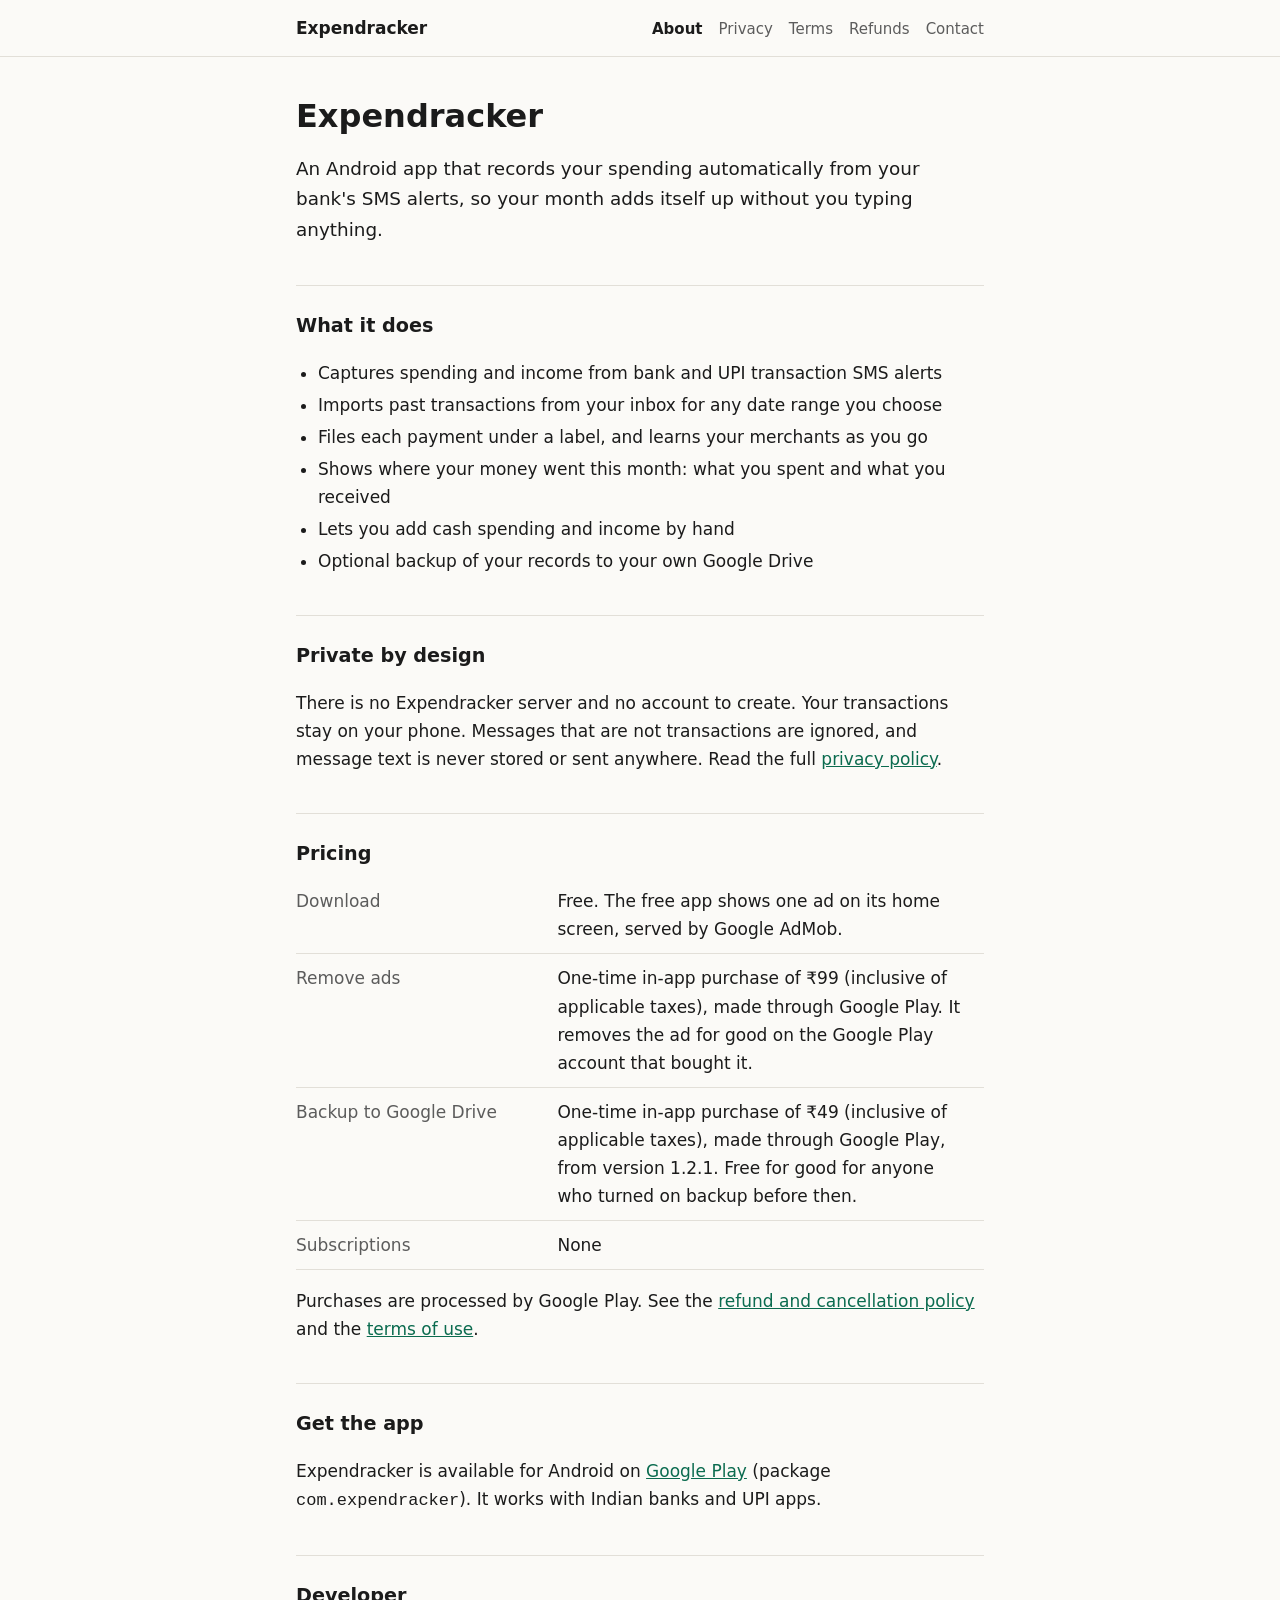
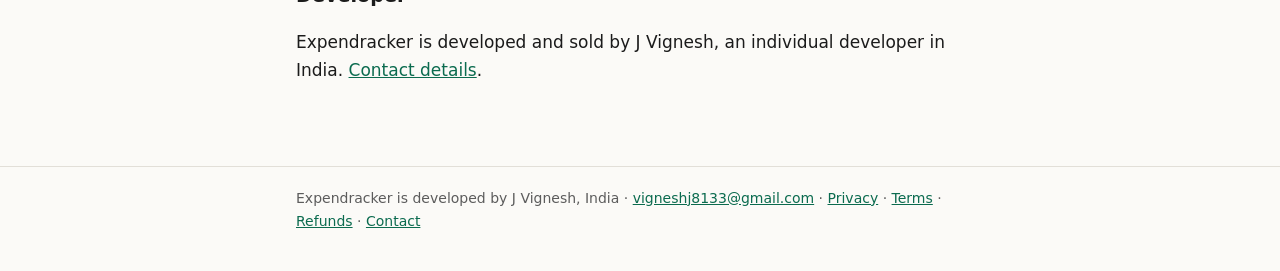
<file: expendracker/index.html>
<!doctype html>
<html lang="en">
<head>
<meta charset="utf-8">
<meta name="viewport" content="width=device-width, initial-scale=1">
<title>Expendracker</title>
<meta name="description" content="Expendracker records your spending automatically from your bank's SMS alerts. An Android app for India.">
<link rel="stylesheet" href="site.css">
</head>
<body>
<header class="site"><div class="inner"><a class="brand" href="index.html">Expendracker</a><nav><a href="index.html" aria-current="page">About</a><a href="privacy.html">Privacy</a><a href="terms.html">Terms</a><a href="refund.html">Refunds</a><a href="contact.html">Contact</a></nav></div></header>
<main>

  <h1>Expendracker</h1>
  <p class="lead">An Android app that records your spending automatically from your bank's SMS alerts, so your month adds itself up without you typing anything.</p>

  <h2>What it does</h2>
  <ul>
    <li>Captures spending and income from bank and UPI transaction SMS alerts</li>
    <li>Imports past transactions from your inbox for any date range you choose</li>
    <li>Files each payment under a label, and learns your merchants as you go</li>
    <li>Shows where your money went this month: what you spent and what you received</li>
    <li>Lets you add cash spending and income by hand</li>
    <li>Optional backup of your records to your own Google Drive</li>
  </ul>

  <h2>Private by design</h2>
  <p>There is no Expendracker server and no account to create. Your transactions stay on your phone. Messages that are not transactions are ignored, and message text is never stored or sent anywhere. Read the full <a href="privacy.html">privacy policy</a>.</p>

  <h2>Pricing</h2>
  <table class="facts">
    <tr><th>Download</th><td>Free. The free app shows one ad on its home screen, served by Google AdMob.</td></tr>
    <tr><th>Remove ads</th><td>One-time in-app purchase of ₹99 (inclusive of applicable taxes), made through Google Play. It removes the ad for good on the Google Play account that bought it.</td></tr>
    <tr><th>Backup to Google Drive</th><td>One-time in-app purchase of ₹49 (inclusive of applicable taxes), made through Google Play, from version 1.2.1. Free for good for anyone who turned on backup before then.</td></tr>
    <tr><th>Subscriptions</th><td>None</td></tr>
  </table>
  <p>Purchases are processed by Google Play. See the <a href="refund.html">refund and cancellation policy</a> and the <a href="terms.html">terms of use</a>.</p>

  <h2>Get the app</h2>
  <p>Expendracker is available for Android on <a href="https://play.google.com/store/apps/details?id=com.expendracker">Google Play</a> (package <code>com.expendracker</code>). It works with Indian banks and UPI apps.</p>

  <h2>Developer</h2>
  <p>Expendracker is developed and sold by J Vignesh, an individual developer in India. <a href="contact.html">Contact details</a>.</p>

</main>
<footer class="site"><div class="inner">Expendracker is developed by J Vignesh, India · <a href="mailto:vigneshj8133@gmail.com">vigneshj8133@gmail.com</a> · <a href="privacy.html">Privacy</a> · <a href="terms.html">Terms</a> · <a href="refund.html">Refunds</a> · <a href="contact.html">Contact</a></div></footer>
</body>
</html>
</file>
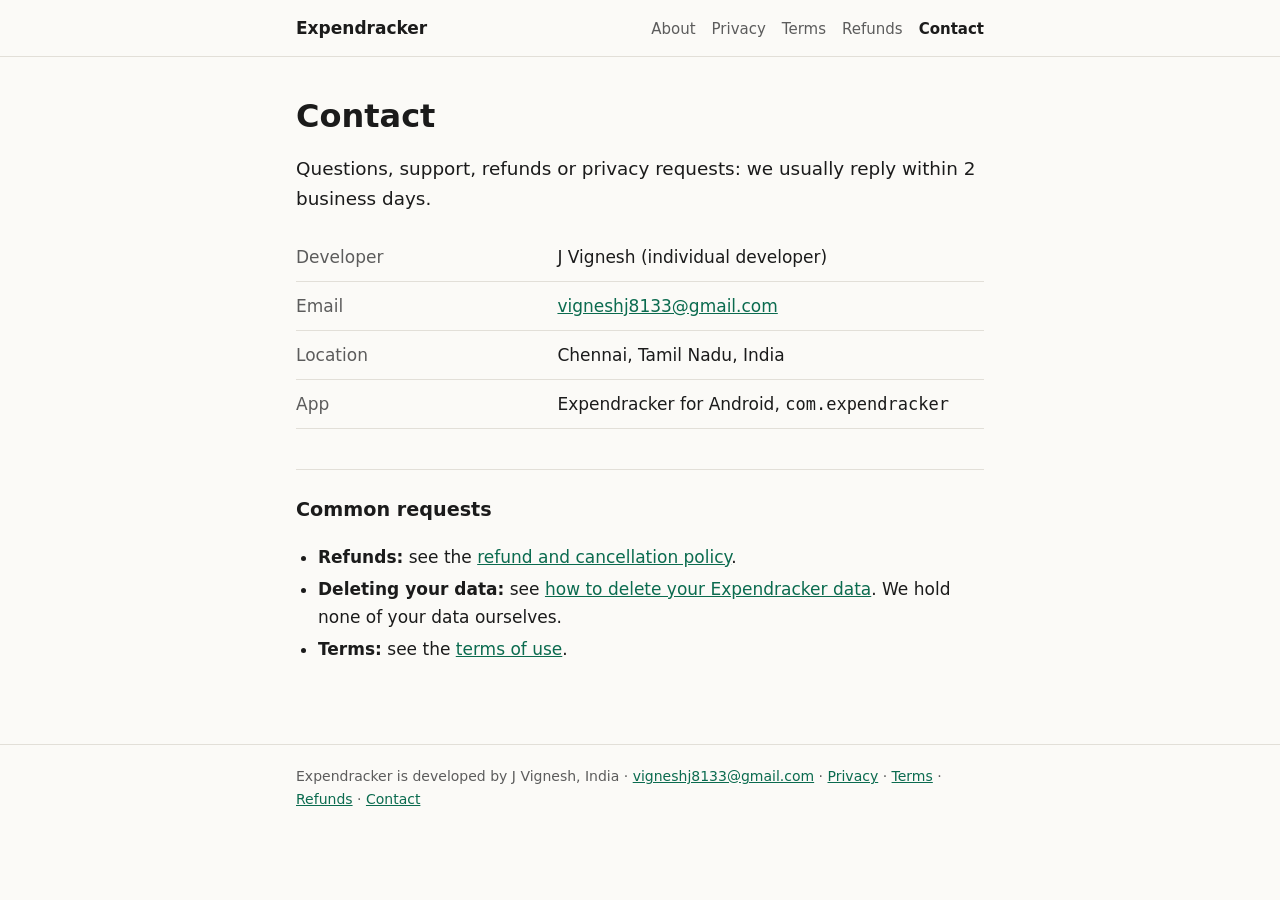
<file: expendracker/contact.html>
<!doctype html>
<html lang="en">
<head>
<meta charset="utf-8">
<meta name="viewport" content="width=device-width, initial-scale=1">
<title>Contact Expendracker</title>
<meta name="description" content="Contact details for Expendracker and its developer.">
<link rel="stylesheet" href="site.css">
</head>
<body>
<header class="site"><div class="inner"><a class="brand" href="index.html">Expendracker</a><nav><a href="index.html">About</a><a href="privacy.html">Privacy</a><a href="terms.html">Terms</a><a href="refund.html">Refunds</a><a href="contact.html" aria-current="page">Contact</a></nav></div></header>
<main>

  <h1>Contact</h1>
  <p class="lead">Questions, support, refunds or privacy requests: we usually reply within 2 business days.</p>

  <table class="facts">
    <tr><th>Developer</th><td>J Vignesh (individual developer)</td></tr>
    <tr><th>Email</th><td><a href="mailto:vigneshj8133@gmail.com">vigneshj8133@gmail.com</a></td></tr>
    <tr><th>Location</th><td>Chennai, Tamil Nadu, India</td></tr>
    <tr><th>App</th><td>Expendracker for Android, <code>com.expendracker</code></td></tr>
  </table>

  <h2>Common requests</h2>
  <ul>
    <li><strong>Refunds:</strong> see the <a href="refund.html">refund and cancellation policy</a>.</li>
    <li><strong>Deleting your data:</strong> see <a href="privacy.html#delete-data">how to delete your Expendracker data</a>. We hold none of your data ourselves.</li>
    <li><strong>Terms:</strong> see the <a href="terms.html">terms of use</a>.</li>
  </ul>

</main>
<footer class="site"><div class="inner">Expendracker is developed by J Vignesh, India · <a href="mailto:vigneshj8133@gmail.com">vigneshj8133@gmail.com</a> · <a href="privacy.html">Privacy</a> · <a href="terms.html">Terms</a> · <a href="refund.html">Refunds</a> · <a href="contact.html">Contact</a></div></footer>
</body>
</html>
</file>
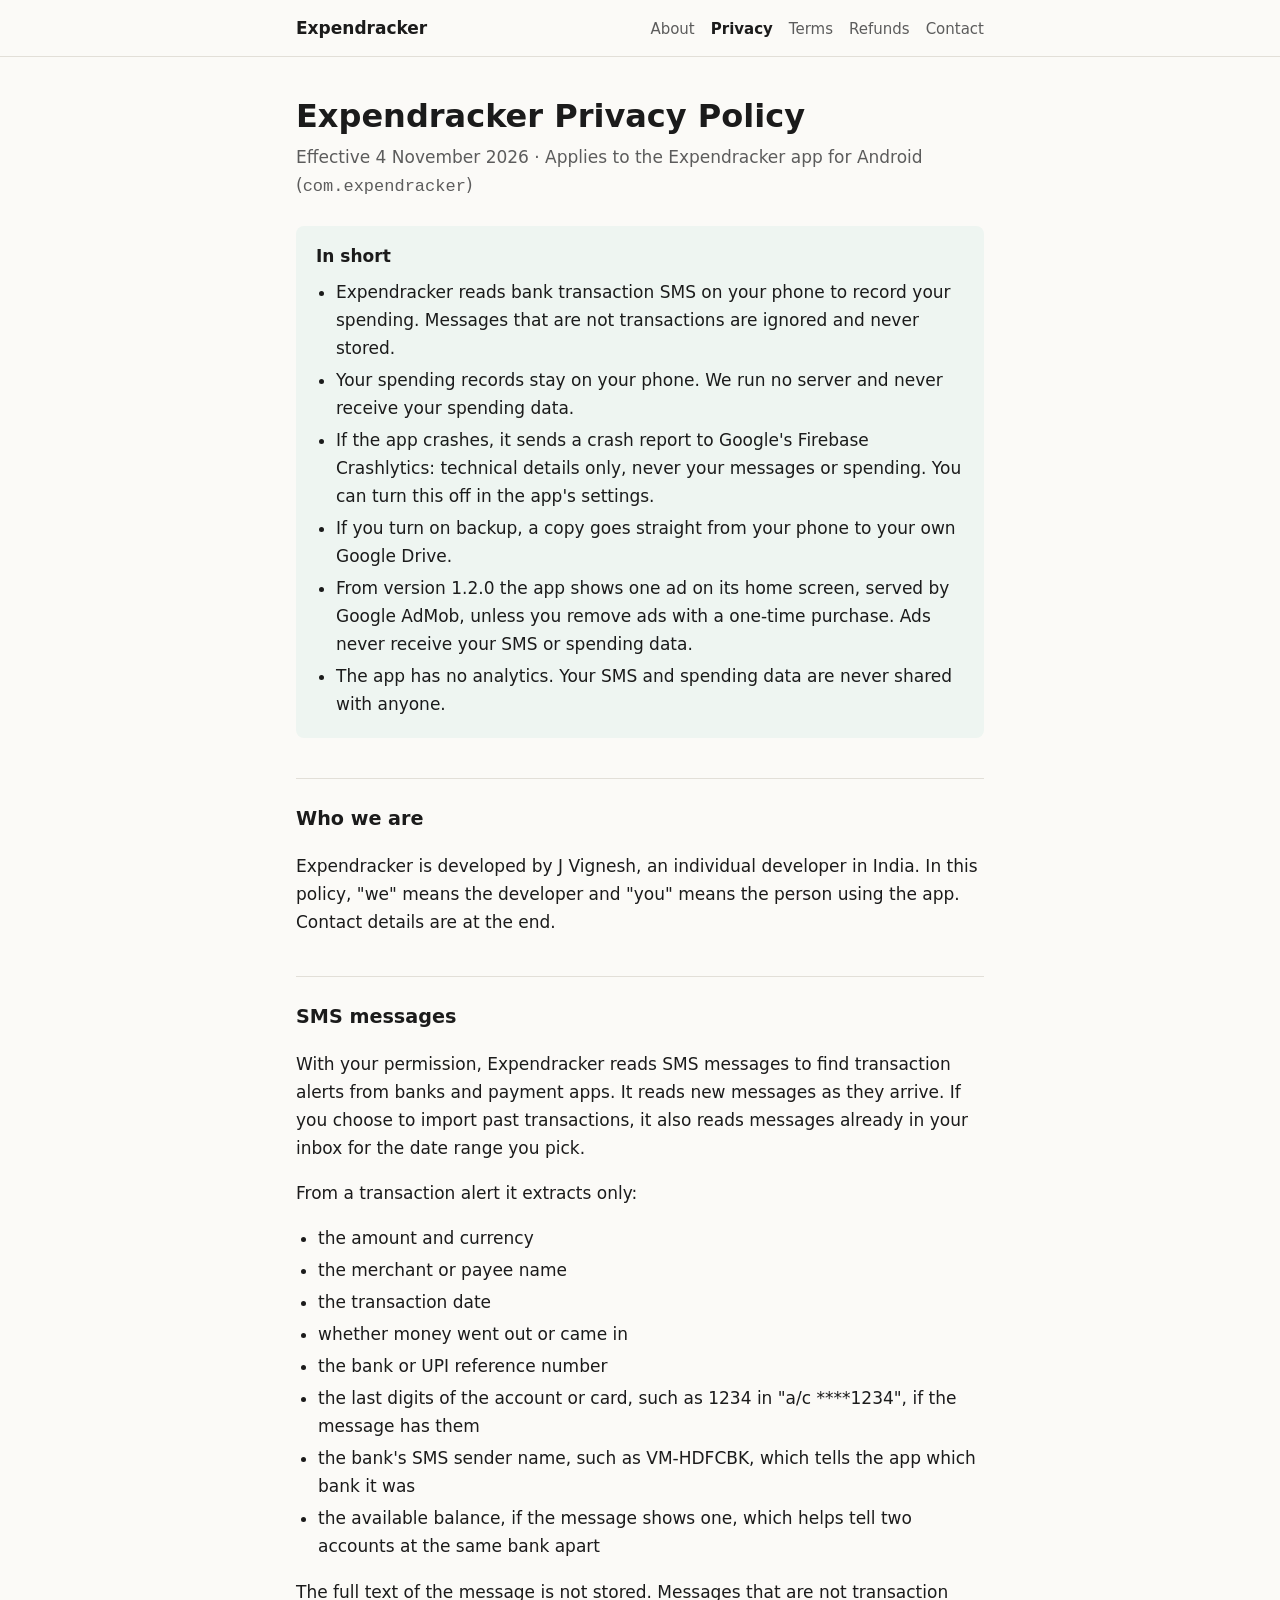
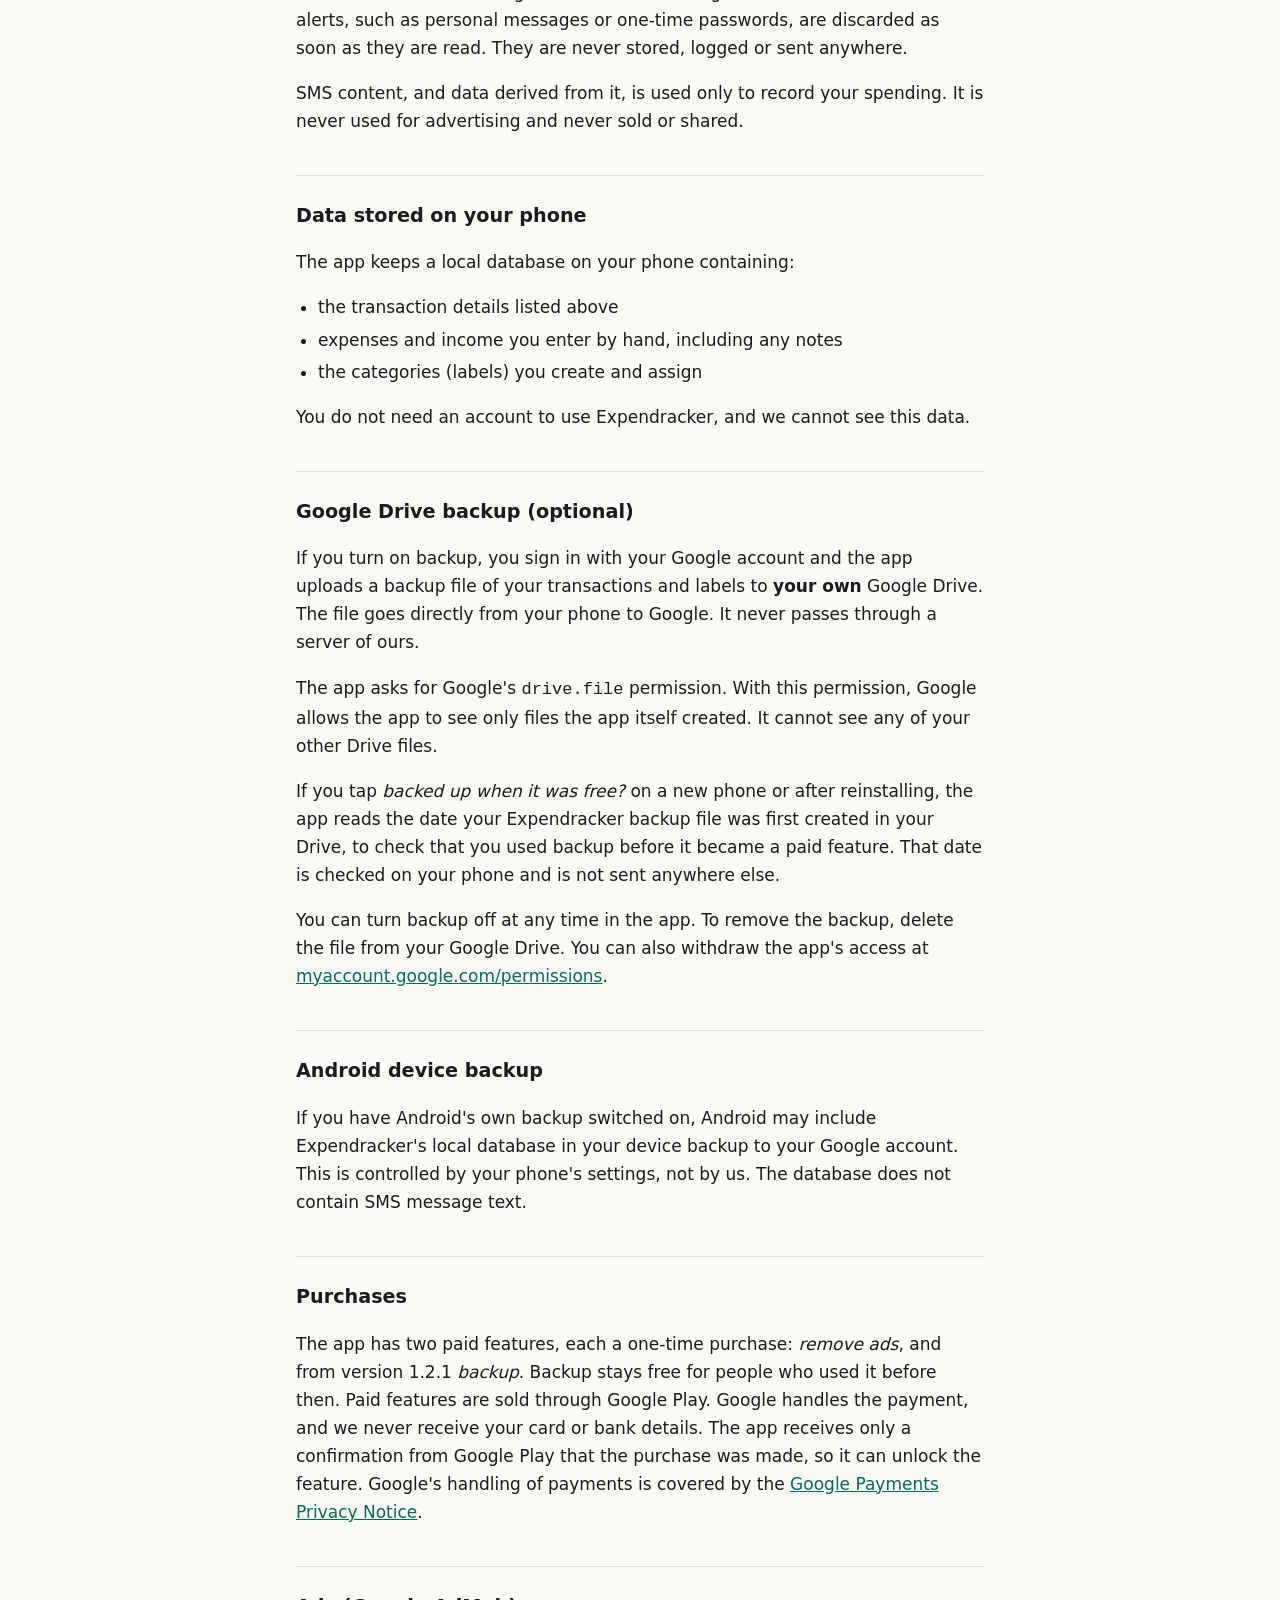
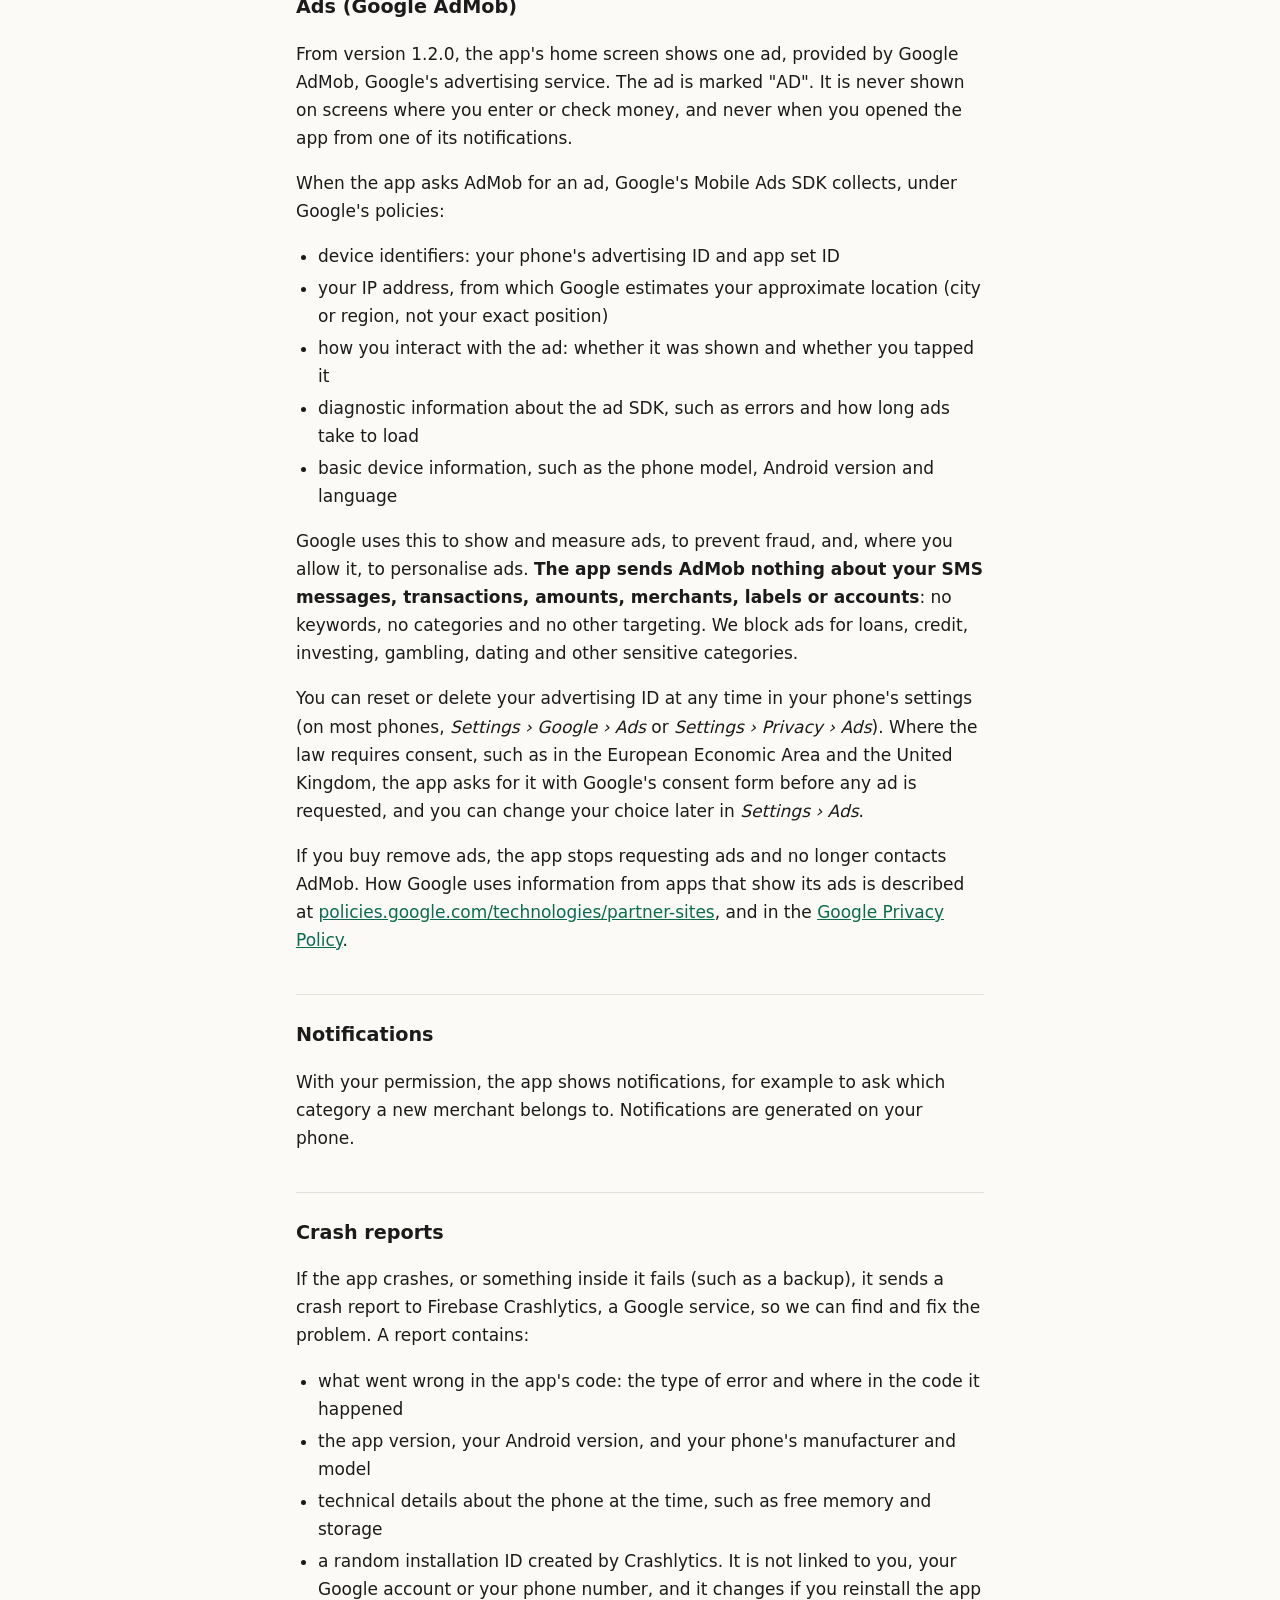
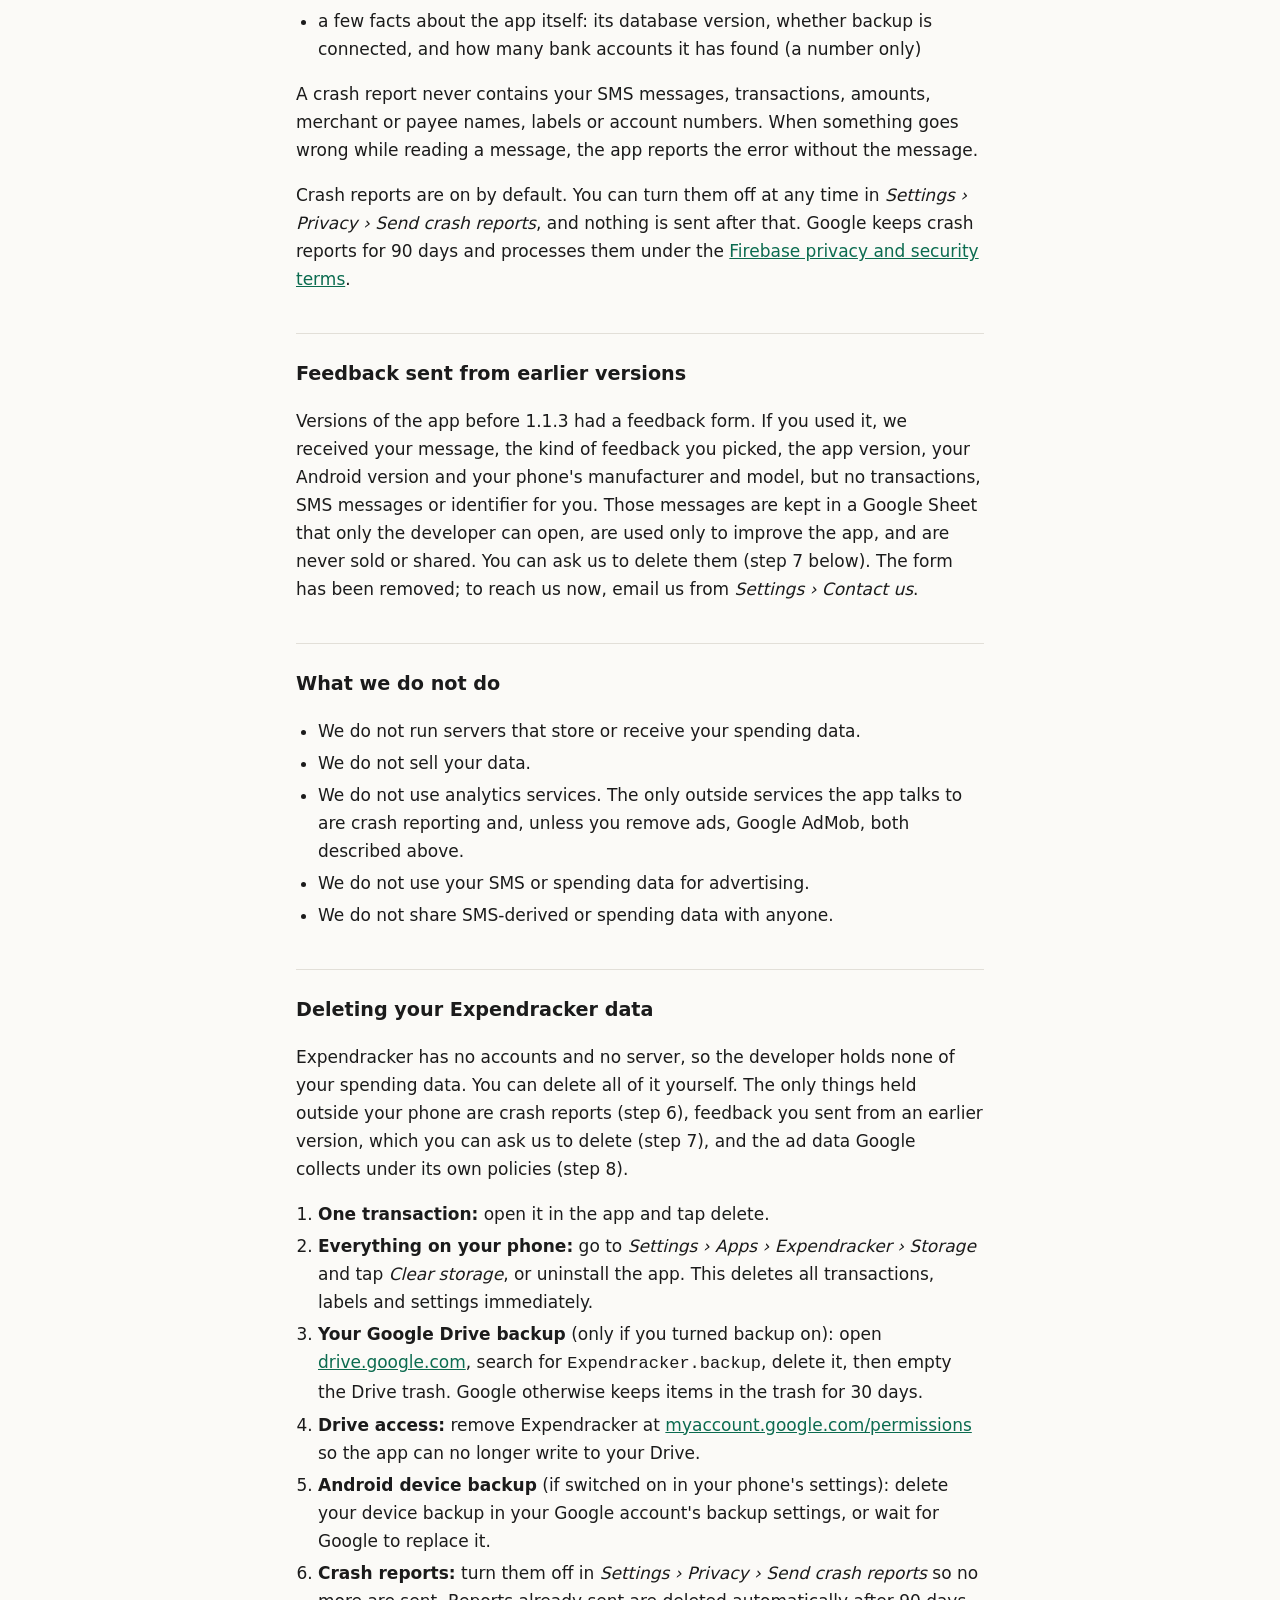
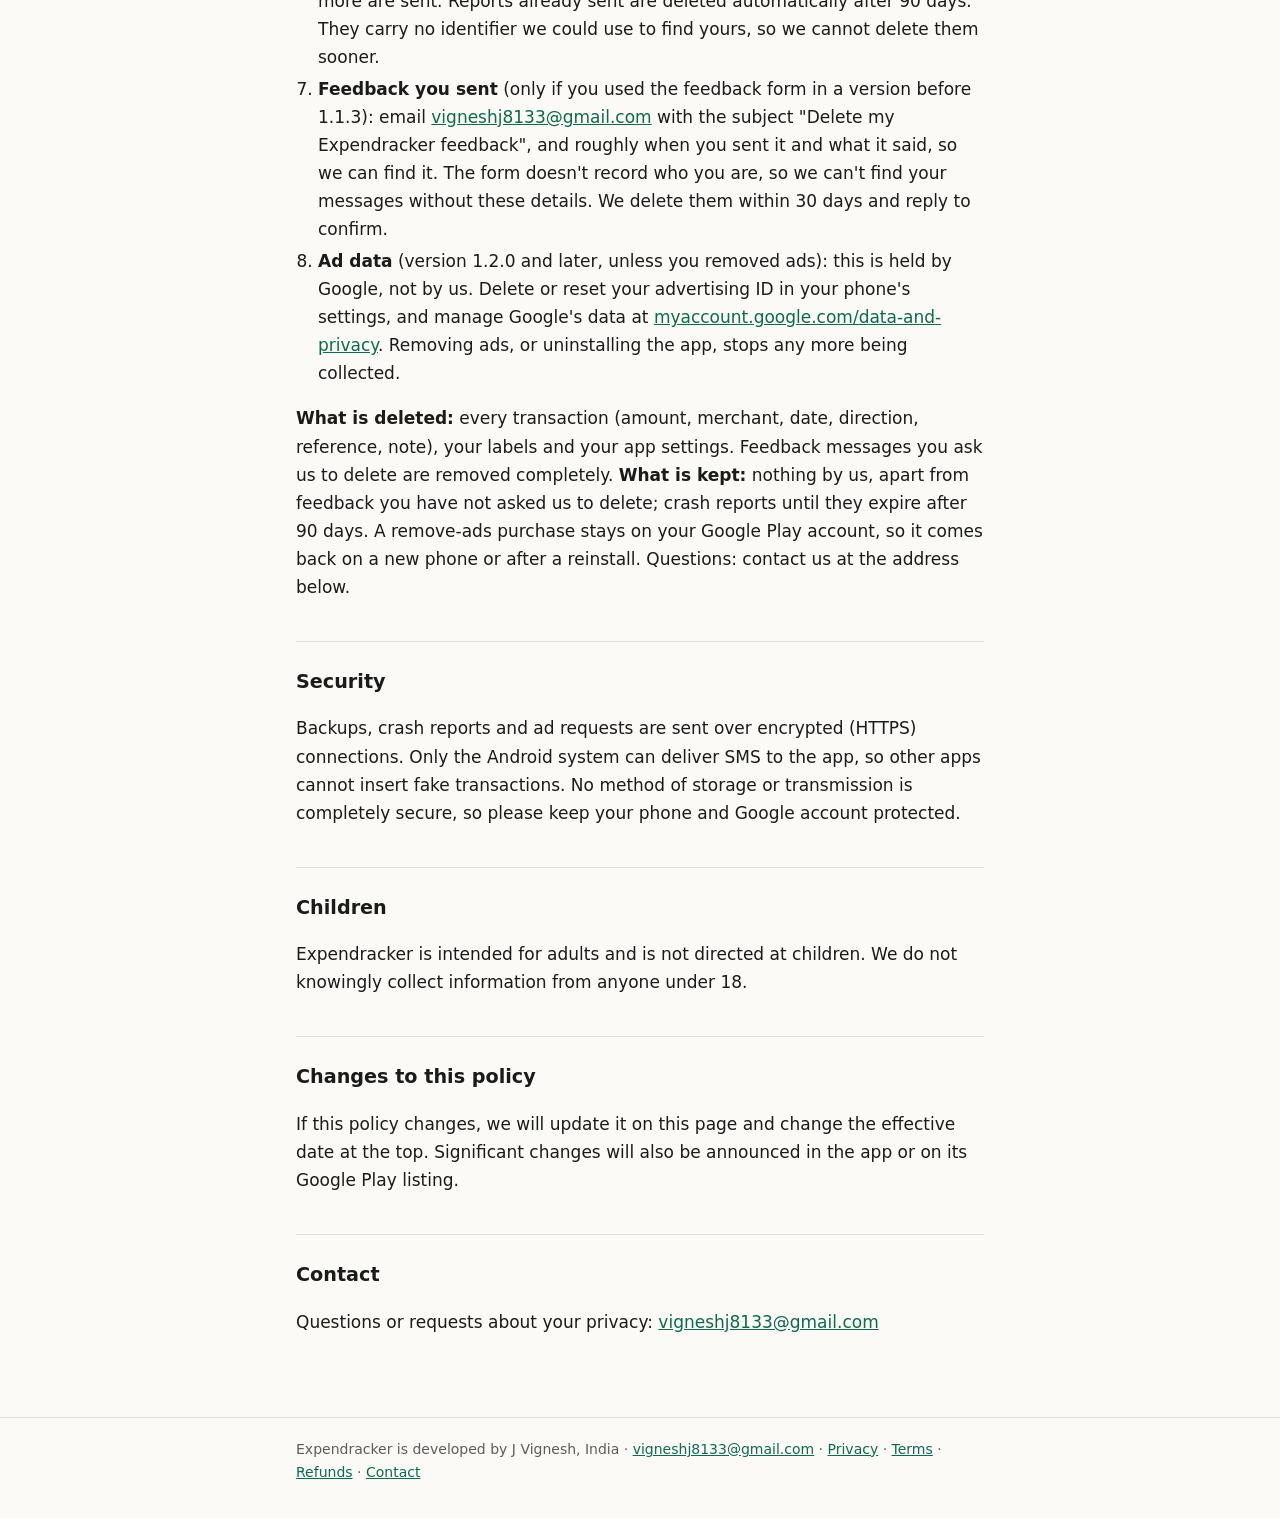
<file: expendracker/privacy.html>
<!doctype html>
<html lang="en">
<head>
<meta charset="utf-8">
<meta name="viewport" content="width=device-width, initial-scale=1">
<title>Expendracker Privacy Policy</title>
<meta name="description" content="How the Expendracker Android app handles SMS, spending data, Google Drive backup and purchases.">
<link rel="stylesheet" href="site.css">
</head>
<body>
<header class="site"><div class="inner"><a class="brand" href="index.html">Expendracker</a><nav><a href="index.html">About</a><a href="privacy.html" aria-current="page">Privacy</a><a href="terms.html">Terms</a><a href="refund.html">Refunds</a><a href="contact.html">Contact</a></nav></div></header>
<main>
  <h1>Expendracker Privacy Policy</h1>
  <p class="meta">Effective 4 November 2026 · Applies to the Expendracker app for Android (<code>com.expendracker</code>)</p>

  <div class="summary">
    <p><strong>In short</strong></p>
    <ul>
      <li>Expendracker reads bank transaction SMS on your phone to record your spending. Messages that are not transactions are ignored and never stored.</li>
      <li>Your spending records stay on your phone. We run no server and never receive your spending data.</li>
      <li>If the app crashes, it sends a crash report to Google's Firebase Crashlytics: technical details only, never your messages or spending. You can turn this off in the app's settings.</li>
      <li>If you turn on backup, a copy goes straight from your phone to your own Google Drive.</li>
      <li>From version 1.2.0 the app shows one ad on its home screen, served by Google AdMob, unless you remove ads with a one-time purchase. Ads never receive your SMS or spending data.</li>
      <li>The app has no analytics. Your SMS and spending data are never shared with anyone.</li>
    </ul>
  </div>

  <h2>Who we are</h2>
  <p>Expendracker is developed by J Vignesh, an individual developer in India. In this policy, "we" means the developer and "you" means the person using the app. Contact details are at the end.</p>

  <h2>SMS messages</h2>
  <p>With your permission, Expendracker reads SMS messages to find transaction alerts from banks and payment apps. It reads new messages as they arrive. If you choose to import past transactions, it also reads messages already in your inbox for the date range you pick.</p>
  <p>From a transaction alert it extracts only:</p>
  <ul>
    <li>the amount and currency</li>
    <li>the merchant or payee name</li>
    <li>the transaction date</li>
    <li>whether money went out or came in</li>
    <li>the bank or UPI reference number</li>
    <li>the last digits of the account or card, such as 1234 in "a/c ****1234", if the message has them</li>
    <li>the bank's SMS sender name, such as VM-HDFCBK, which tells the app which bank it was</li>
    <li>the available balance, if the message shows one, which helps tell two accounts at the same bank apart</li>
  </ul>
  <p>The full text of the message is not stored. Messages that are not transaction alerts, such as personal messages or one-time passwords, are discarded as soon as they are read. They are never stored, logged or sent anywhere.</p>
  <p>SMS content, and data derived from it, is used only to record your spending. It is never used for advertising and never sold or shared.</p>

  <h2>Data stored on your phone</h2>
  <p>The app keeps a local database on your phone containing:</p>
  <ul>
    <li>the transaction details listed above</li>
    <li>expenses and income you enter by hand, including any notes</li>
    <li>the categories (labels) you create and assign</li>
  </ul>
  <p>You do not need an account to use Expendracker, and we cannot see this data.</p>

  <h2>Google Drive backup (optional)</h2>
  <p>If you turn on backup, you sign in with your Google account and the app uploads a backup file of your transactions and labels to <strong>your own</strong> Google Drive. The file goes directly from your phone to Google. It never passes through a server of ours.</p>
  <p>The app asks for Google's <code>drive.file</code> permission. With this permission, Google allows the app to see only files the app itself created. It cannot see any of your other Drive files.</p>
  <p>If you tap <em>backed up when it was free?</em> on a new phone or after reinstalling, the app reads the date your Expendracker backup file was first created in your Drive, to check that you used backup before it became a paid feature. That date is checked on your phone and is not sent anywhere else.</p>
  <p>You can turn backup off at any time in the app. To remove the backup, delete the file from your Google Drive. You can also withdraw the app's access at <a href="https://myaccount.google.com/permissions">myaccount.google.com/permissions</a>.</p>

  <h2>Android device backup</h2>
  <p>If you have Android's own backup switched on, Android may include Expendracker's local database in your device backup to your Google account. This is controlled by your phone's settings, not by us. The database does not contain SMS message text.</p>

  <h2>Purchases</h2>
  <p>The app has two paid features, each a one-time purchase: <em>remove ads</em>, and from version 1.2.1 <em>backup</em>. Backup stays free for people who used it before then. Paid features are sold through Google Play. Google handles the payment, and we never receive your card or bank details. The app receives only a confirmation from Google Play that the purchase was made, so it can unlock the feature. Google's handling of payments is covered by the <a href="https://payments.google.com/legaldocument?family=0.privacynotice">Google Payments Privacy Notice</a>.</p>

  <h2 id="ads">Ads (Google AdMob)</h2>
  <p>From version 1.2.0, the app's home screen shows one ad, provided by Google AdMob, Google's advertising service. The ad is marked "AD". It is never shown on screens where you enter or check money, and never when you opened the app from one of its notifications.</p>
  <p>When the app asks AdMob for an ad, Google's Mobile Ads SDK collects, under Google's policies:</p>
  <ul>
    <li>device identifiers: your phone's advertising ID and app set ID</li>
    <li>your IP address, from which Google estimates your approximate location (city or region, not your exact position)</li>
    <li>how you interact with the ad: whether it was shown and whether you tapped it</li>
    <li>diagnostic information about the ad SDK, such as errors and how long ads take to load</li>
    <li>basic device information, such as the phone model, Android version and language</li>
  </ul>
  <p>Google uses this to show and measure ads, to prevent fraud, and, where you allow it, to personalise ads. <strong>The app sends AdMob nothing about your SMS messages, transactions, amounts, merchants, labels or accounts</strong>: no keywords, no categories and no other targeting. We block ads for loans, credit, investing, gambling, dating and other sensitive categories.</p>
  <p>You can reset or delete your advertising ID at any time in your phone's settings (on most phones, <em>Settings › Google › Ads</em> or <em>Settings › Privacy › Ads</em>). Where the law requires consent, such as in the European Economic Area and the United Kingdom, the app asks for it with Google's consent form before any ad is requested, and you can change your choice later in <em>Settings › Ads</em>.</p>
  <p>If you buy remove ads, the app stops requesting ads and no longer contacts AdMob. How Google uses information from apps that show its ads is described at <a href="https://policies.google.com/technologies/partner-sites">policies.google.com/technologies/partner-sites</a>, and in the <a href="https://policies.google.com/privacy">Google Privacy Policy</a>.</p>
  <h2>Notifications</h2>
  <p>With your permission, the app shows notifications, for example to ask which category a new merchant belongs to. Notifications are generated on your phone.</p>

  <h2 id="crash-reports">Crash reports</h2>
  <p>If the app crashes, or something inside it fails (such as a backup), it sends a crash report to Firebase Crashlytics, a Google service, so we can find and fix the problem. A report contains:</p>
  <ul>
    <li>what went wrong in the app's code: the type of error and where in the code it happened</li>
    <li>the app version, your Android version, and your phone's manufacturer and model</li>
    <li>technical details about the phone at the time, such as free memory and storage</li>
    <li>a random installation ID created by Crashlytics. It is not linked to you, your Google account or your phone number, and it changes if you reinstall the app</li>
    <li>a few facts about the app itself: its database version, whether backup is connected, and how many bank accounts it has found (a number only)</li>
  </ul>
  <p>A crash report never contains your SMS messages, transactions, amounts, merchant or payee names, labels or account numbers. When something goes wrong while reading a message, the app reports the error without the message.</p>
  <p>Crash reports are on by default. You can turn them off at any time in <em>Settings › Privacy › Send crash reports</em>, and nothing is sent after that. Google keeps crash reports for 90 days and processes them under the <a href="https://firebase.google.com/support/privacy">Firebase privacy and security terms</a>.</p>

  <h2 id="feedback">Feedback sent from earlier versions</h2>
  <p>Versions of the app before 1.1.3 had a feedback form. If you used it, we received your message, the kind of feedback you picked, the app version, your Android version and your phone's manufacturer and model, but no transactions, SMS messages or identifier for you. Those messages are kept in a Google Sheet that only the developer can open, are used only to improve the app, and are never sold or shared. You can ask us to delete them (step 7 below). The form has been removed; to reach us now, email us from <em>Settings › Contact us</em>.</p>

  <h2>What we do not do</h2>
  <ul>
    <li>We do not run servers that store or receive your spending data.</li>
    <li>We do not sell your data.</li>
    <li>We do not use analytics services. The only outside services the app talks to are crash reporting and, unless you remove ads, Google AdMob, both described above.</li>
    <li>We do not use your SMS or spending data for advertising.</li>
    <li>We do not share SMS-derived or spending data with anyone.</li>
  </ul>

  <h2 id="delete-data">Deleting your Expendracker data</h2>
  <p>Expendracker has no accounts and no server, so the developer holds none of your spending data. You can delete all of it yourself. The only things held outside your phone are crash reports (step 6), feedback you sent from an earlier version, which you can ask us to delete (step 7), and the ad data Google collects under its own policies (step 8).</p>
  <ol>
    <li><strong>One transaction:</strong> open it in the app and tap delete.</li>
    <li><strong>Everything on your phone:</strong> go to <em>Settings › Apps › Expendracker › Storage</em> and tap <em>Clear storage</em>, or uninstall the app. This deletes all transactions, labels and settings immediately.</li>
    <li><strong>Your Google Drive backup</strong> (only if you turned backup on): open <a href="https://drive.google.com">drive.google.com</a>, search for <code>Expendracker.backup</code>, delete it, then empty the Drive trash. Google otherwise keeps items in the trash for 30 days.</li>
    <li><strong>Drive access:</strong> remove Expendracker at <a href="https://myaccount.google.com/permissions">myaccount.google.com/permissions</a> so the app can no longer write to your Drive.</li>
    <li><strong>Android device backup</strong> (if switched on in your phone's settings): delete your device backup in your Google account's backup settings, or wait for Google to replace it.</li>
    <li><strong>Crash reports:</strong> turn them off in <em>Settings › Privacy › Send crash reports</em> so no more are sent. Reports already sent are deleted automatically after 90 days. They carry no identifier we could use to find yours, so we cannot delete them sooner.</li>
    <li><strong>Feedback you sent</strong> (only if you used the feedback form in a version before 1.1.3): email <a href="mailto:vigneshj8133@gmail.com">vigneshj8133@gmail.com</a> with the subject "Delete my Expendracker feedback", and roughly when you sent it and what it said, so we can find it. The form doesn't record who you are, so we can't find your messages without these details. We delete them within 30 days and reply to confirm.</li>
    <li><strong>Ad data</strong> (version 1.2.0 and later, unless you removed ads): this is held by Google, not by us. Delete or reset your advertising ID in your phone's settings, and manage Google's data at <a href="https://myaccount.google.com/data-and-privacy">myaccount.google.com/data-and-privacy</a>. Removing ads, or uninstalling the app, stops any more being collected.</li>
  </ol>
  <p><strong>What is deleted:</strong> every transaction (amount, merchant, date, direction, reference, note), your labels and your app settings. Feedback messages you ask us to delete are removed completely. <strong>What is kept:</strong> nothing by us, apart from feedback you have not asked us to delete; crash reports until they expire after 90 days. A remove-ads purchase stays on your Google Play account, so it comes back on a new phone or after a reinstall. Questions: contact us at the address below.</p>

  <h2>Security</h2>
  <p>Backups, crash reports and ad requests are sent over encrypted (HTTPS) connections. Only the Android system can deliver SMS to the app, so other apps cannot insert fake transactions. No method of storage or transmission is completely secure, so please keep your phone and Google account protected.</p>

  <h2>Children</h2>
  <p>Expendracker is intended for adults and is not directed at children. We do not knowingly collect information from anyone under 18.</p>

  <h2>Changes to this policy</h2>
  <p>If this policy changes, we will update it on this page and change the effective date at the top. Significant changes will also be announced in the app or on its Google Play listing.</p>

  <h2>Contact</h2>
  <p>Questions or requests about your privacy: <a href="mailto:vigneshj8133@gmail.com">vigneshj8133@gmail.com</a></p>
</main>
<footer class="site"><div class="inner">Expendracker is developed by J Vignesh, India · <a href="mailto:vigneshj8133@gmail.com">vigneshj8133@gmail.com</a> · <a href="privacy.html">Privacy</a> · <a href="terms.html">Terms</a> · <a href="refund.html">Refunds</a> · <a href="contact.html">Contact</a></div></footer>
</body>
</html>
</file>
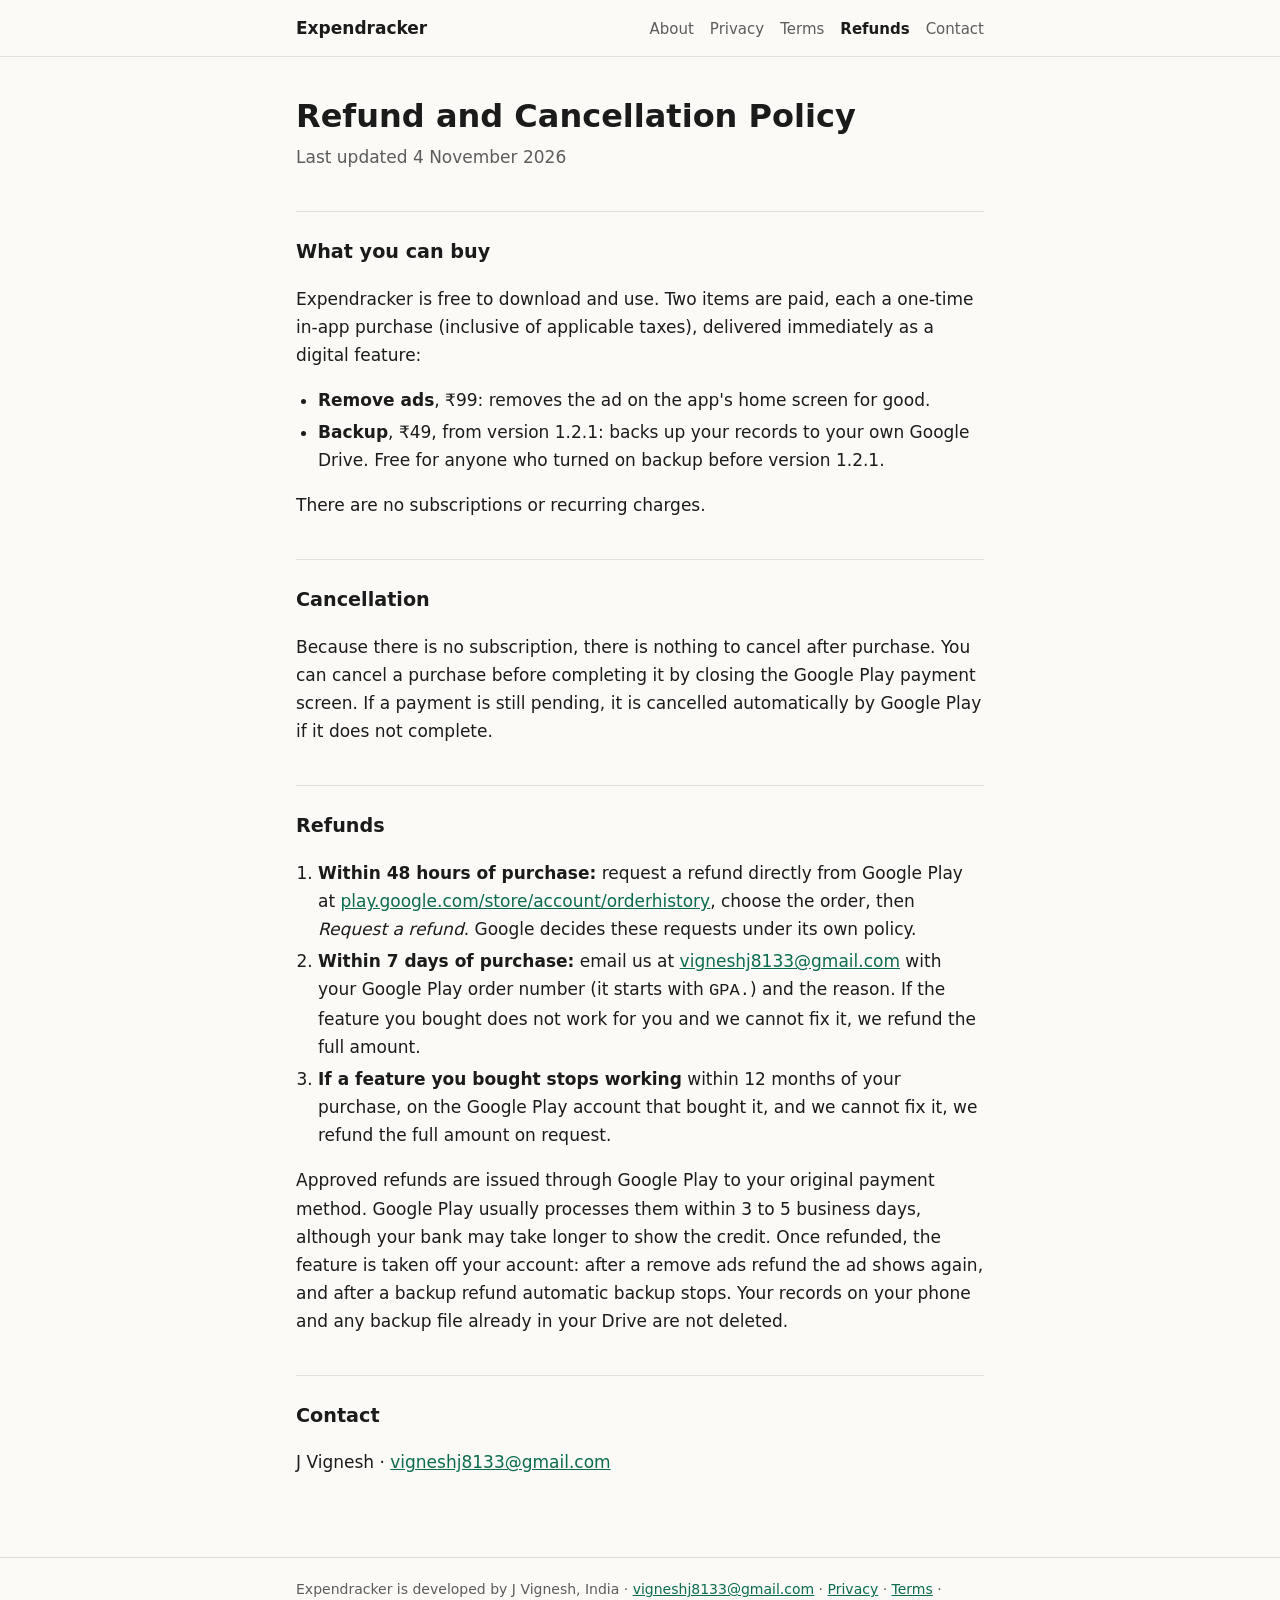
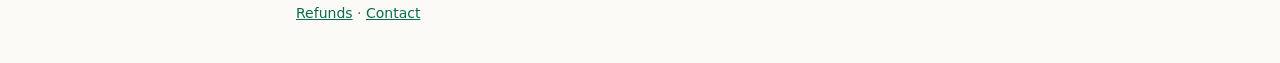
<file: expendracker/refund.html>
<!doctype html>
<html lang="en">
<head>
<meta charset="utf-8">
<meta name="viewport" content="width=device-width, initial-scale=1">
<title>Expendracker Refund and Cancellation Policy</title>
<meta name="description" content="Refund and cancellation policy for purchases in the Expendracker Android app.">
<link rel="stylesheet" href="site.css">
</head>
<body>
<header class="site"><div class="inner"><a class="brand" href="index.html">Expendracker</a><nav><a href="index.html">About</a><a href="privacy.html">Privacy</a><a href="terms.html">Terms</a><a href="refund.html" aria-current="page">Refunds</a><a href="contact.html">Contact</a></nav></div></header>
<main>

  <h1>Refund and Cancellation Policy</h1>
  <p class="meta">Last updated 4 November 2026</p>

  <h2>What you can buy</h2>
  <p>Expendracker is free to download and use. Two items are paid, each a one-time in-app purchase (inclusive of applicable taxes), delivered immediately as a digital feature:</p>
  <ul>
    <li><strong>Remove ads</strong>, ₹99: removes the ad on the app's home screen for good.</li>
    <li><strong>Backup</strong>, ₹49, from version 1.2.1: backs up your records to your own Google Drive. Free for anyone who turned on backup before version 1.2.1.</li>
  </ul>
  <p>There are no subscriptions or recurring charges.</p>

  <h2>Cancellation</h2>
  <p>Because there is no subscription, there is nothing to cancel after purchase. You can cancel a purchase before completing it by closing the Google Play payment screen. If a payment is still pending, it is cancelled automatically by Google Play if it does not complete.</p>

  <h2>Refunds</h2>
  <ol>
    <li><strong>Within 48 hours of purchase:</strong> request a refund directly from Google Play at <a href="https://play.google.com/store/account/orderhistory">play.google.com/store/account/orderhistory</a>, choose the order, then <em>Request a refund</em>. Google decides these requests under its own policy.</li>
    <li><strong>Within 7 days of purchase:</strong> email us at <a href="mailto:vigneshj8133@gmail.com">vigneshj8133@gmail.com</a> with your Google Play order number (it starts with <code>GPA.</code>) and the reason. If the feature you bought does not work for you and we cannot fix it, we refund the full amount.</li>
    <li><strong>If a feature you bought stops working</strong> within 12 months of your purchase, on the Google Play account that bought it, and we cannot fix it, we refund the full amount on request.</li>
  </ol>
  <p>Approved refunds are issued through Google Play to your original payment method. Google Play usually processes them within 3 to 5 business days, although your bank may take longer to show the credit. Once refunded, the feature is taken off your account: after a remove ads refund the ad shows again, and after a backup refund automatic backup stops. Your records on your phone and any backup file already in your Drive are not deleted.</p>

  <h2>Contact</h2>
  <p>J Vignesh · <a href="mailto:vigneshj8133@gmail.com">vigneshj8133@gmail.com</a></p>

</main>
<footer class="site"><div class="inner">Expendracker is developed by J Vignesh, India · <a href="mailto:vigneshj8133@gmail.com">vigneshj8133@gmail.com</a> · <a href="privacy.html">Privacy</a> · <a href="terms.html">Terms</a> · <a href="refund.html">Refunds</a> · <a href="contact.html">Contact</a></div></footer>
</body>
</html>
</file>
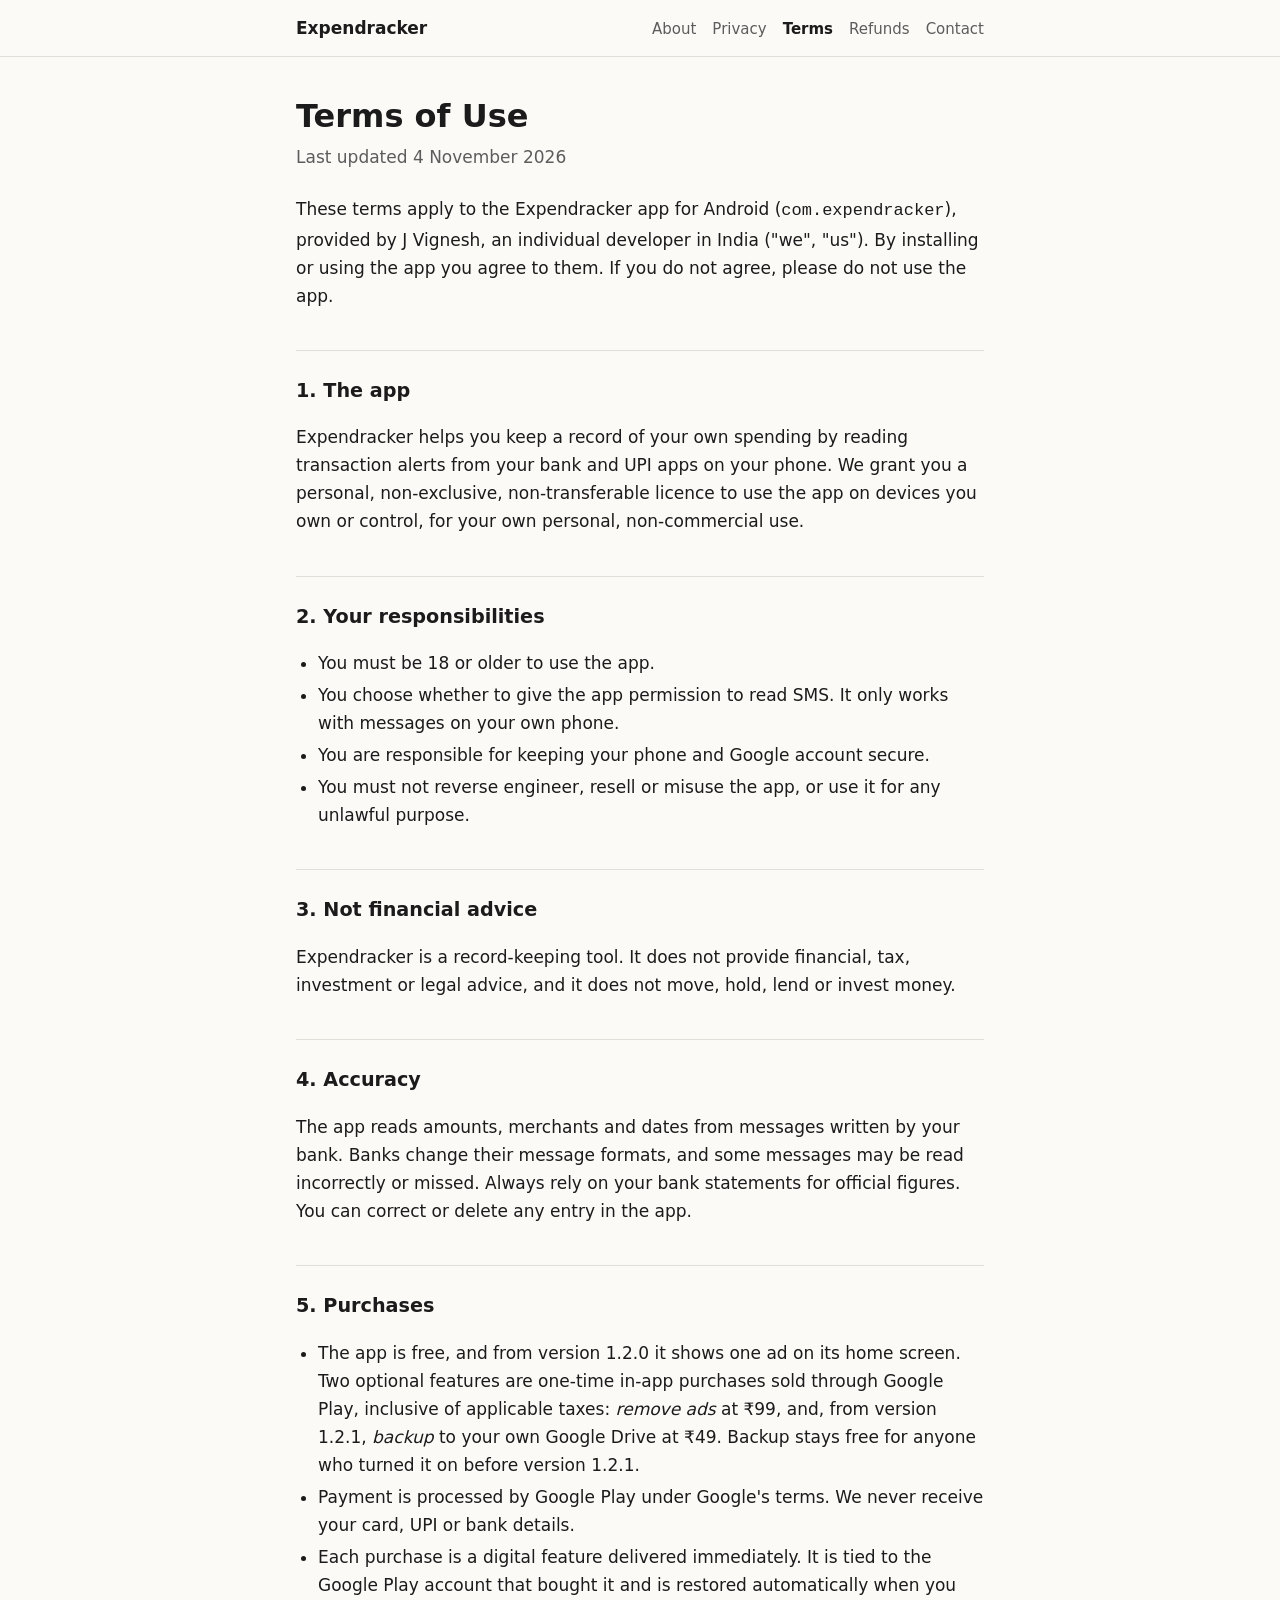
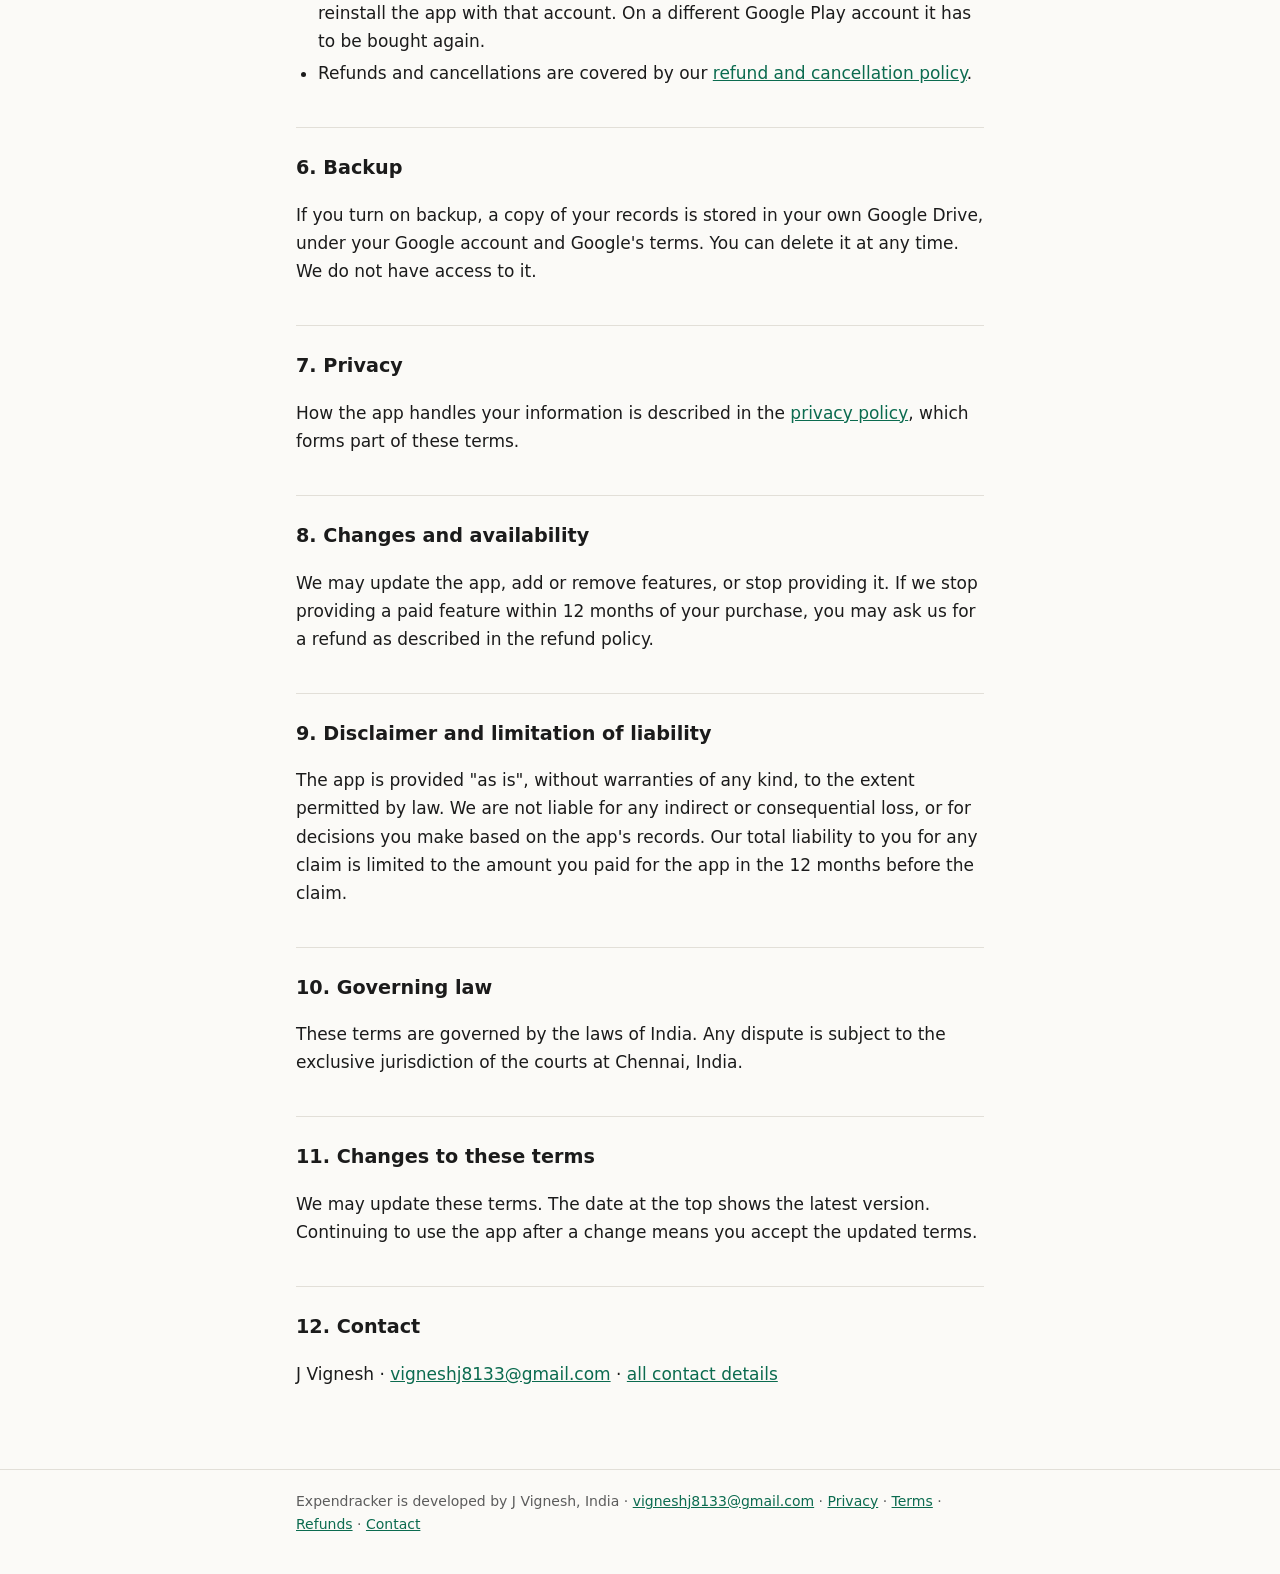
<file: expendracker/terms.html>
<!doctype html>
<html lang="en">
<head>
<meta charset="utf-8">
<meta name="viewport" content="width=device-width, initial-scale=1">
<title>Expendracker Terms of Use</title>
<meta name="description" content="Terms of use for the Expendracker Android app.">
<link rel="stylesheet" href="site.css">
</head>
<body>
<header class="site"><div class="inner"><a class="brand" href="index.html">Expendracker</a><nav><a href="index.html">About</a><a href="privacy.html">Privacy</a><a href="terms.html" aria-current="page">Terms</a><a href="refund.html">Refunds</a><a href="contact.html">Contact</a></nav></div></header>
<main>

  <h1>Terms of Use</h1>
  <p class="meta">Last updated 4 November 2026</p>

  <p>These terms apply to the Expendracker app for Android (<code>com.expendracker</code>), provided by J Vignesh, an individual developer in India ("we", "us"). By installing or using the app you agree to them. If you do not agree, please do not use the app.</p>

  <h2>1. The app</h2>
  <p>Expendracker helps you keep a record of your own spending by reading transaction alerts from your bank and UPI apps on your phone. We grant you a personal, non-exclusive, non-transferable licence to use the app on devices you own or control, for your own personal, non-commercial use.</p>

  <h2>2. Your responsibilities</h2>
  <ul>
    <li>You must be 18 or older to use the app.</li>
    <li>You choose whether to give the app permission to read SMS. It only works with messages on your own phone.</li>
    <li>You are responsible for keeping your phone and Google account secure.</li>
    <li>You must not reverse engineer, resell or misuse the app, or use it for any unlawful purpose.</li>
  </ul>

  <h2>3. Not financial advice</h2>
  <p>Expendracker is a record-keeping tool. It does not provide financial, tax, investment or legal advice, and it does not move, hold, lend or invest money.</p>

  <h2>4. Accuracy</h2>
  <p>The app reads amounts, merchants and dates from messages written by your bank. Banks change their message formats, and some messages may be read incorrectly or missed. Always rely on your bank statements for official figures. You can correct or delete any entry in the app.</p>

  <h2>5. Purchases</h2>
  <ul>
    <li>The app is free, and from version 1.2.0 it shows one ad on its home screen. Two optional features are one-time in-app purchases sold through Google Play, inclusive of applicable taxes: <em>remove ads</em> at ₹99, and, from version 1.2.1, <em>backup</em> to your own Google Drive at ₹49. Backup stays free for anyone who turned it on before version 1.2.1.</li>
    <li>Payment is processed by Google Play under Google's terms. We never receive your card, UPI or bank details.</li>
    <li>Each purchase is a digital feature delivered immediately. It is tied to the Google Play account that bought it and is restored automatically when you reinstall the app with that account. On a different Google Play account it has to be bought again.</li>
    <li>Refunds and cancellations are covered by our <a href="refund.html">refund and cancellation policy</a>.</li>
  </ul>

  <h2>6. Backup</h2>
  <p>If you turn on backup, a copy of your records is stored in your own Google Drive, under your Google account and Google's terms. You can delete it at any time. We do not have access to it.</p>

  <h2>7. Privacy</h2>
  <p>How the app handles your information is described in the <a href="privacy.html">privacy policy</a>, which forms part of these terms.</p>

  <h2>8. Changes and availability</h2>
  <p>We may update the app, add or remove features, or stop providing it. If we stop providing a paid feature within 12 months of your purchase, you may ask us for a refund as described in the refund policy.</p>

  <h2>9. Disclaimer and limitation of liability</h2>
  <p>The app is provided "as is", without warranties of any kind, to the extent permitted by law. We are not liable for any indirect or consequential loss, or for decisions you make based on the app's records. Our total liability to you for any claim is limited to the amount you paid for the app in the 12 months before the claim.</p>

  <h2>10. Governing law</h2>
  <p>These terms are governed by the laws of India. Any dispute is subject to the exclusive jurisdiction of the courts at Chennai, India.</p>

  <h2>11. Changes to these terms</h2>
  <p>We may update these terms. The date at the top shows the latest version. Continuing to use the app after a change means you accept the updated terms.</p>

  <h2>12. Contact</h2>
  <p>J Vignesh · <a href="mailto:vigneshj8133@gmail.com">vigneshj8133@gmail.com</a> · <a href="contact.html">all contact details</a></p>

</main>
<footer class="site"><div class="inner">Expendracker is developed by J Vignesh, India · <a href="mailto:vigneshj8133@gmail.com">vigneshj8133@gmail.com</a> · <a href="privacy.html">Privacy</a> · <a href="terms.html">Terms</a> · <a href="refund.html">Refunds</a> · <a href="contact.html">Contact</a></div></footer>
</body>
</html>
</file>
<file: expendracker/site.css>
:root {
  --bg: #fbfaf7;
  --text: #1b1b1b;
  --muted: #5c5c5c;
  --rule: #e2dfd8;
  --accent: #0b6b4f;
  --callout: #eef5f1;
}
@media (prefers-color-scheme: dark) {
  :root:not([data-theme="light"]) {
    --bg: #121212;
    --text: #ececec;
    --muted: #a3a3a3;
    --rule: #2c2c2c;
    --accent: #5fd0a8;
    --callout: #1a2621;
  }
}
:root[data-theme="dark"] {
  --bg: #121212;
  --text: #ececec;
  --muted: #a3a3a3;
  --rule: #2c2c2c;
  --accent: #5fd0a8;
  --callout: #1a2621;
}
* { box-sizing: border-box; }
body {
  margin: 0;
  background: var(--bg);
  color: var(--text);
  font: 17px/1.65 system-ui, -apple-system, "Segoe UI", Roboto, sans-serif;
}
header.site {
  border-bottom: 1px solid var(--rule);
}
header.site .inner {
  max-width: 720px;
  margin: 0 auto;
  padding: 14px 16px;
  display: flex;
  flex-wrap: wrap;
  align-items: baseline;
  gap: 6px 20px;
}
header.site .brand {
  font-weight: 700;
  color: var(--text);
  text-decoration: none;
  margin-right: auto;
}
header.site nav { display: flex; flex-wrap: wrap; gap: 4px 16px; font-size: 15px; }
header.site nav a { color: var(--muted); text-decoration: none; }
header.site nav a[aria-current="page"] { color: var(--text); font-weight: 600; }
main { max-width: 720px; margin: 0 auto; padding: 40px 16px 64px; }
h1 { font-size: 2rem; line-height: 1.2; margin: 0 0 8px; }
h2 { font-size: 1.2rem; margin: 40px 0 8px; padding-top: 24px; border-top: 1px solid var(--rule); }
p, li, td { overflow-wrap: anywhere; }
.meta { color: var(--muted); margin: 0 0 24px; }
.summary { background: var(--callout); border-radius: 8px; padding: 16px 20px; }
.summary p { margin: 0 0 8px; }
.summary ul { margin: 0; padding-left: 20px; }
a { color: var(--accent); }
ul, ol { padding-left: 22px; }
li { margin: 4px 0; }
.lead { font-size: 1.15rem; }
table.facts { border-collapse: collapse; width: 100%; margin: 8px 0; }
table.facts th, table.facts td { text-align: left; vertical-align: top; padding: 10px 12px 10px 0; border-bottom: 1px solid var(--rule); }
table.facts th { color: var(--muted); font-weight: 500; width: 38%; }
footer.site { border-top: 1px solid var(--rule); color: var(--muted); font-size: 14px; }
footer.site .inner { max-width: 720px; margin: 0 auto; padding: 20px 16px 40px; }
</file>
